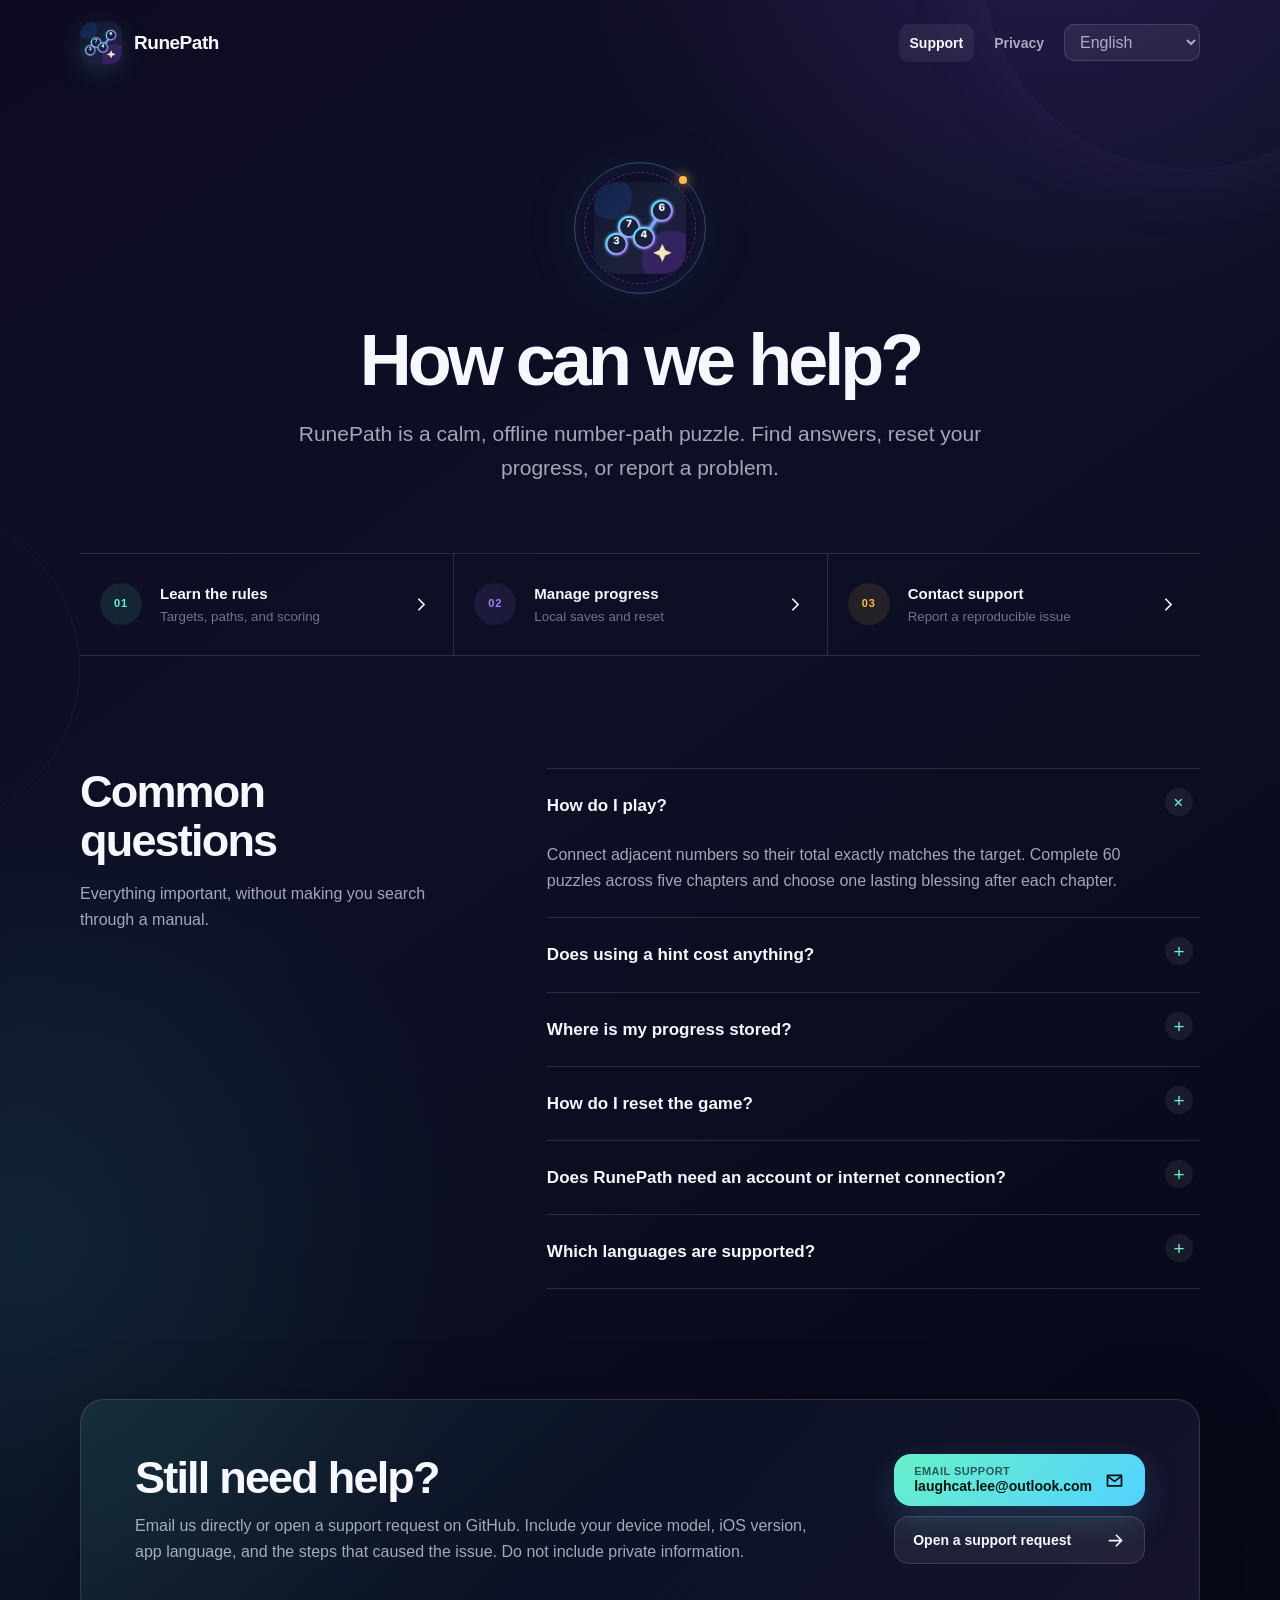
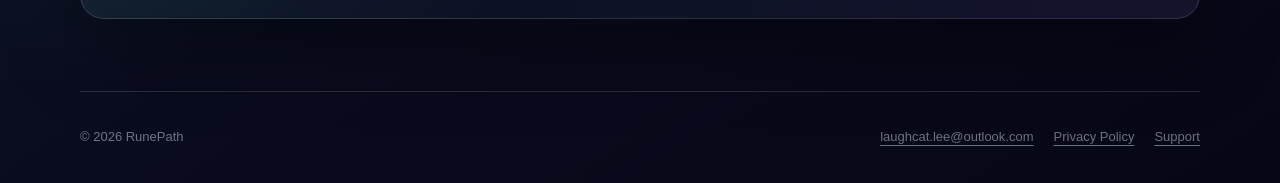
<file: index.html>
<!doctype html>
<html lang="en">
<head>
  <meta charset="utf-8">
  <meta name="viewport" content="width=device-width, initial-scale=1">
  <meta name="theme-color" content="#08091a">
  <meta name="description" content="RunePath support, gameplay help, troubleshooting, and contact information.">
  <title>RunePath Support</title>
  <link rel="icon" href="assets/app-icon.png">
  <link rel="stylesheet" href="assets/styles.css">
  <script src="assets/site.js" defer></script>
</head>
<body data-page="support">
  <a class="skip-link" href="#main" data-i18n="skip">Skip to content</a>
  <div class="ambient ambient-one" aria-hidden="true"></div>
  <div class="ambient ambient-two" aria-hidden="true"></div>

  <header class="site-header">
    <a class="brand" href="index.html" aria-label="RunePath Support home" data-i18n-aria-label="brandLabel">
      <img src="assets/app-icon.png" alt="" width="42" height="42">
      <span>RunePath</span>
    </a>
    <nav aria-label="Primary navigation" data-i18n-aria-label="navLabel">
      <a class="active" href="index.html" data-i18n="navSupport">Support</a>
      <a href="privacy.html" data-i18n="navPrivacy">Privacy</a>
      <label class="language-control">
        <span class="sr-only" data-i18n="languageLabel">Language</span>
        <select id="language" aria-label="Language">
          <option value="en">English</option>
          <option value="zh-Hans">简体中文</option>
          <option value="zh-Hant">繁體中文</option>
          <option value="ja">日本語</option>
          <option value="ko">한국어</option>
          <option value="es">Español</option>
          <option value="pt-BR">Português</option>
          <option value="de">Deutsch</option>
          <option value="fr">Français</option>
        </select>
      </label>
    </nav>
  </header>

  <main id="main">
    <section class="hero support-hero">
      <div class="rune-orbit" aria-hidden="true">
        <img src="assets/app-icon.png" alt="" width="92" height="92">
      </div>
      <h1 data-i18n="supportTitle">How can we help?</h1>
      <p data-i18n="supportIntro">RunePath is a calm, offline number-path puzzle. Find answers, reset your progress, or report a problem.</p>
    </section>

    <section class="quick-actions" aria-label="Quick actions" data-i18n-aria-label="quickLabel">
      <a class="action-link" href="#play">
        <span class="action-icon" aria-hidden="true">01</span>
        <span><strong data-i18n="quickPlay">Learn the rules</strong><small data-i18n="quickPlaySub">Targets, paths, and strikes</small></span>
        <svg viewBox="0 0 24 24" aria-hidden="true"><path d="m9 18 6-6-6-6"/></svg>
      </a>
      <a class="action-link" href="#progress">
        <span class="action-icon violet" aria-hidden="true">02</span>
        <span><strong data-i18n="quickProgress">Manage progress</strong><small data-i18n="quickProgressSub">Local saves and reset</small></span>
        <svg viewBox="0 0 24 24" aria-hidden="true"><path d="m9 18 6-6-6-6"/></svg>
      </a>
      <a class="action-link" href="#contact">
        <span class="action-icon amber" aria-hidden="true">03</span>
        <span><strong data-i18n="quickContact">Contact support</strong><small data-i18n="quickContactSub">Report a reproducible issue</small></span>
        <svg viewBox="0 0 24 24" aria-hidden="true"><path d="m9 18 6-6-6-6"/></svg>
      </a>
    </section>

    <section class="faq-section" aria-labelledby="faq-title">
      <div class="section-heading">
        <h2 id="faq-title" data-i18n="faqTitle">Common questions</h2>
        <p data-i18n="faqIntro">Everything important, without making you search through a manual.</p>
      </div>
      <div class="faq-list">
        <details id="play" open>
          <summary data-i18n="faqPlayQ">How do I play?</summary>
          <p data-i18n="faqPlayA">Connect adjacent numbers so their total exactly matches the target. Complete 60 puzzles across five chapters and choose one lasting blessing after each chapter.</p>
        </details>
        <details>
          <summary data-i18n="faqHintQ">Does using a hint cost anything?</summary>
          <p data-i18n="faqHintA">Each target allows one partial hint. It reveals only the opening of a valid path and resets your combo, so you still finish the puzzle yourself.</p>
        </details>
        <details id="progress">
          <summary data-i18n="faqDataQ">Where is my progress stored?</summary>
          <p data-i18n="faqDataA">Best score, completed runs, furthest trial, and haptic preference are stored only on your device. Deleting the app removes this local data.</p>
        </details>
        <details>
          <summary data-i18n="faqResetQ">How do I reset the game?</summary>
          <p data-i18n="faqResetA">Start a new journey to reset the current run. To erase all saved statistics, delete RunePath and reinstall it.</p>
        </details>
        <details>
          <summary data-i18n="faqOfflineQ">Does RunePath need an account or internet connection?</summary>
          <p data-i18n="faqOfflineA">No. RunePath has no accounts, ads, purchases, analytics, or online services. The complete game works offline.</p>
        </details>
        <details>
          <summary data-i18n="faqLanguageQ">Which languages are supported?</summary>
          <p data-i18n="faqLanguageA">English, Simplified Chinese, Traditional Chinese, Japanese, Korean, Spanish, Brazilian Portuguese, German, and French.</p>
        </details>
      </div>
    </section>

    <section class="contact-section" id="contact">
      <div>
        <h2 data-i18n="contactTitle">Still need help?</h2>
        <p data-i18n="contactBody">Open a support request on GitHub. Include your device model, iOS version, app language, and the steps that caused the issue. Do not include private information.</p>
      </div>
      <div class="contact-actions">
        <a class="primary-button email-button" href="mailto:laughcat.lee@outlook.com">
          <span>
            <small data-i18n="emailButton">Email support</small>
            <strong>laughcat.lee@outlook.com</strong>
          </span>
          <svg viewBox="0 0 24 24" aria-hidden="true"><path d="M4 6h16v12H4zM4 7l8 6 8-6"/></svg>
        </a>
        <a class="secondary-button" href="https://github.com/laughcat/RunePath-Support/issues/new?template=support.yml" rel="noopener noreferrer">
          <span data-i18n="contactButton">Open a support request</span>
          <svg viewBox="0 0 24 24" aria-hidden="true"><path d="M5 12h14M13 6l6 6-6 6"/></svg>
        </a>
      </div>
    </section>
  </main>

  <footer>
    <span>© 2026 RunePath</span>
    <div><a href="mailto:laughcat.lee@outlook.com">laughcat.lee@outlook.com</a><a href="privacy.html" data-i18n="footerPrivacy">Privacy Policy</a><a href="https://github.com/laughcat/RunePath-Support/issues" data-i18n="footerSupport">Support</a></div>
  </footer>
</body>
</html>
</file>
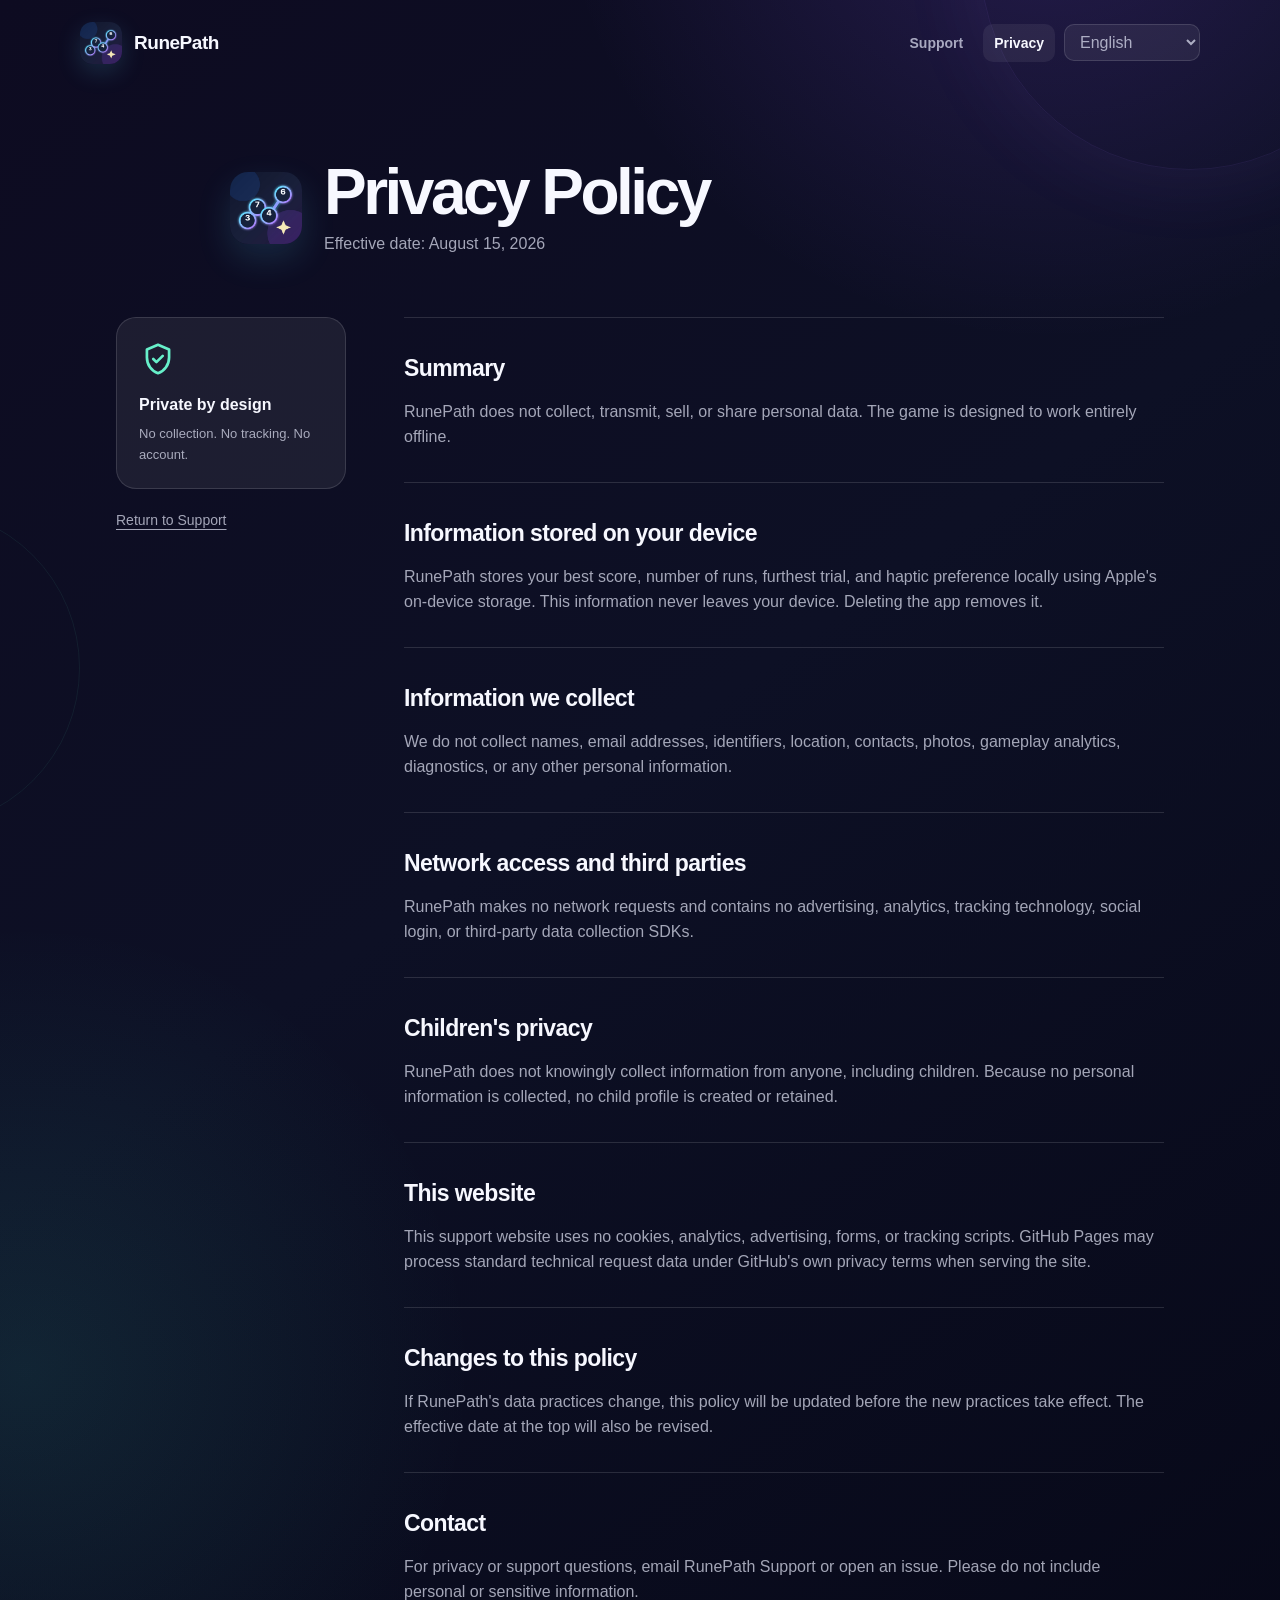
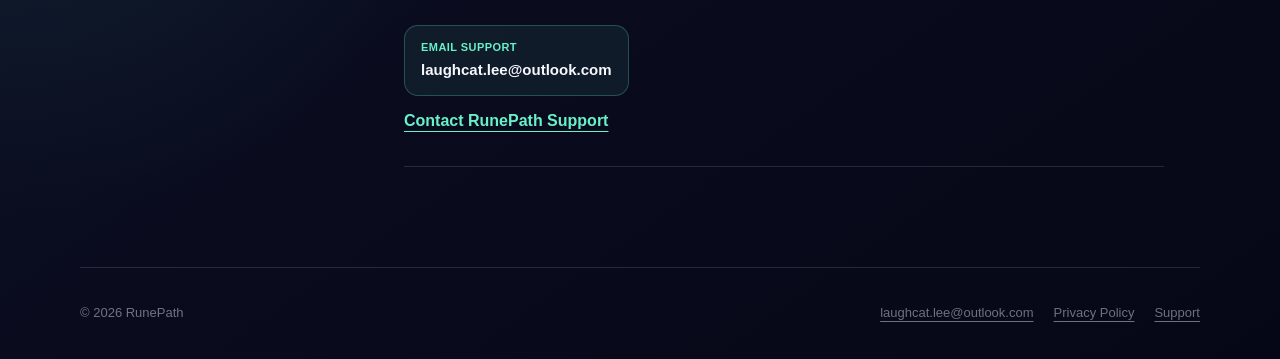
<file: privacy.html>
<!doctype html>
<html lang="en">
<head>
  <meta charset="utf-8">
  <meta name="viewport" content="width=device-width, initial-scale=1">
  <meta name="theme-color" content="#08091a">
  <meta name="description" content="RunePath privacy policy. RunePath does not collect or transmit personal data.">
  <title>RunePath Privacy Policy</title>
  <link rel="icon" href="assets/app-icon.png">
  <link rel="stylesheet" href="assets/styles.css">
  <script src="assets/site.js" defer></script>
</head>
<body data-page="privacy">
  <a class="skip-link" href="#main" data-i18n="skip">Skip to content</a>
  <div class="ambient ambient-one" aria-hidden="true"></div>
  <div class="ambient ambient-two" aria-hidden="true"></div>

  <header class="site-header">
    <a class="brand" href="index.html" aria-label="RunePath Support home" data-i18n-aria-label="brandLabel">
      <img src="assets/app-icon.png" alt="" width="42" height="42">
      <span>RunePath</span>
    </a>
    <nav aria-label="Primary navigation" data-i18n-aria-label="navLabel">
      <a href="index.html" data-i18n="navSupport">Support</a>
      <a class="active" href="privacy.html" data-i18n="navPrivacy">Privacy</a>
      <label class="language-control">
        <span class="sr-only" data-i18n="languageLabel">Language</span>
        <select id="language" aria-label="Language">
          <option value="en">English</option>
          <option value="zh-Hans">简体中文</option>
          <option value="zh-Hant">繁體中文</option>
          <option value="ja">日本語</option>
          <option value="ko">한국어</option>
          <option value="es">Español</option>
          <option value="pt-BR">Português</option>
          <option value="de">Deutsch</option>
          <option value="fr">Français</option>
        </select>
      </label>
    </nav>
  </header>

  <main id="main" class="privacy-main">
    <section class="privacy-heading">
      <img src="assets/app-icon.png" alt="" width="72" height="72">
      <div>
        <h1 data-i18n="privacyTitle">Privacy Policy</h1>
        <p><span data-i18n="effective">Effective date</span>: <time datetime="2026-08-15">August 15, 2026</time></p>
      </div>
    </section>

    <div class="privacy-layout">
      <aside aria-label="Privacy summary" data-i18n-aria-label="privacySummaryLabel">
        <div class="privacy-promise">
          <svg viewBox="0 0 24 24" aria-hidden="true"><path d="M12 3 5 6v5c0 4.6 2.9 8.8 7 10 4.1-1.2 7-5.4 7-10V6l-7-3Z"/><path d="m9 12 2 2 4-4"/></svg>
          <strong data-i18n="promiseTitle">Private by design</strong>
          <span data-i18n="promiseText">No collection. No tracking. No account.</span>
        </div>
        <a href="index.html" data-i18n="backSupport">Return to Support</a>
      </aside>

      <article class="policy-document">
        <section>
          <h2 data-i18n="summaryTitle">Summary</h2>
          <p data-i18n="summaryText">RunePath does not collect, transmit, sell, or share personal data. The game is designed to work entirely offline.</p>
        </section>
        <section>
          <h2 data-i18n="localTitle">Information stored on your device</h2>
          <p data-i18n="localText">RunePath stores your best score, number of runs, furthest trial, and haptic preference locally using Apple's on-device storage. This information never leaves your device. Deleting the app removes it.</p>
        </section>
        <section>
          <h2 data-i18n="collectTitle">Information we collect</h2>
          <p data-i18n="collectText">We do not collect names, email addresses, identifiers, location, contacts, photos, gameplay analytics, diagnostics, or any other personal information.</p>
        </section>
        <section>
          <h2 data-i18n="thirdTitle">Network access and third parties</h2>
          <p data-i18n="thirdText">RunePath makes no network requests and contains no advertising, analytics, tracking technology, social login, or third-party data collection SDKs.</p>
        </section>
        <section>
          <h2 data-i18n="childrenTitle">Children's privacy</h2>
          <p data-i18n="childrenText">RunePath does not knowingly collect information from anyone, including children. Because no personal information is collected, no child profile is created or retained.</p>
        </section>
        <section>
          <h2 data-i18n="websiteTitle">This website</h2>
          <p data-i18n="websiteText">This support website uses no cookies, analytics, advertising, forms, or tracking scripts. GitHub Pages may process standard technical request data under GitHub's own privacy terms when serving the site.</p>
        </section>
        <section>
          <h2 data-i18n="changesTitle">Changes to this policy</h2>
          <p data-i18n="changesText">If RunePath's data practices change, this policy will be updated before the new practices take effect. The effective date at the top will also be revised.</p>
        </section>
        <section>
          <h2 data-i18n="contactPolicyTitle">Contact</h2>
          <p data-i18n="contactPolicyText">For privacy or support questions, email RunePath Support or open an issue. Please do not include personal or sensitive information.</p>
          <div class="policy-contact-links">
            <a class="email-address" href="mailto:laughcat.lee@outlook.com">
              <span data-i18n="emailButton">Email support</span>
              <strong>laughcat.lee@outlook.com</strong>
            </a>
            <a class="text-link" href="https://github.com/laughcat/RunePath-Support/issues/new?template=support.yml" rel="noopener noreferrer" data-i18n="contactPolicyButton">Contact RunePath Support</a>
          </div>
        </section>
      </article>
    </div>
  </main>

  <footer>
    <span>© 2026 RunePath</span>
    <div><a href="mailto:laughcat.lee@outlook.com">laughcat.lee@outlook.com</a><a href="privacy.html" data-i18n="footerPrivacy">Privacy Policy</a><a href="index.html" data-i18n="footerSupport">Support</a></div>
  </footer>
</body>
</html>
</file>
<file: assets/styles.css>
:root {
  color-scheme: dark;
  --bg: #060716;
  --bg-soft: #0d1025;
  --surface: rgba(255, 255, 255, .065);
  --surface-strong: rgba(255, 255, 255, .105);
  --border: rgba(255, 255, 255, .13);
  --text: #f7f8ff;
  --muted: rgba(236, 239, 255, .68);
  --faint: rgba(236, 239, 255, .45);
  --mint: #67f0ca;
  --cyan: #53d2ff;
  --violet: #a77dff;
  --amber: #ffb94c;
  --radius: 24px;
  --shadow: 0 28px 80px rgba(0, 0, 0, .34);
  font-family: Inter, ui-rounded, "SF Pro Rounded", -apple-system, BlinkMacSystemFont, "Segoe UI", sans-serif;
  font-synthesis: none;
}

* { box-sizing: border-box; }
html { scroll-behavior: smooth; }
body {
  margin: 0;
  min-width: 320px;
  min-height: 100vh;
  color: var(--text);
  background:
    radial-gradient(circle at 82% -8%, rgba(143, 89, 255, .2), transparent 31rem),
    radial-gradient(circle at 2% 70%, rgba(64, 226, 197, .1), transparent 28rem),
    linear-gradient(145deg, #0d0b21 0%, var(--bg-soft) 42%, var(--bg) 100%);
  line-height: 1.6;
  overflow-x: hidden;
}

a { color: inherit; }
button, select { font: inherit; }
.skip-link { position: fixed; top: -100px; left: 16px; z-index: 20; background: var(--mint); color: #061311; padding: 10px 14px; border-radius: 10px; }
.skip-link:focus { top: 12px; }
.sr-only { position: absolute; width: 1px; height: 1px; padding: 0; margin: -1px; overflow: hidden; clip: rect(0,0,0,0); white-space: nowrap; border: 0; }

.ambient { position: fixed; border: 1px solid rgba(161, 126, 255, .09); border-radius: 50%; pointer-events: none; z-index: -1; }
.ambient-one { width: 420px; height: 420px; top: -250px; right: -120px; box-shadow: 0 0 90px rgba(161, 126, 255, .08); }
.ambient-two { width: 320px; height: 320px; bottom: 8%; left: -240px; border-color: rgba(103, 240, 202, .07); }

.site-header, main, footer { width: min(1120px, calc(100% - 40px)); margin-inline: auto; }
.site-header { height: 86px; display: flex; align-items: center; justify-content: space-between; }
.brand { display: inline-flex; align-items: center; gap: 12px; text-decoration: none; font-weight: 820; letter-spacing: -.025em; font-size: 19px; }
.brand img { border-radius: 12px; box-shadow: 0 8px 24px rgba(91, 216, 255, .15); }
nav { display: flex; align-items: center; gap: 9px; }
nav > a { color: var(--muted); text-decoration: none; padding: 8px 11px; border-radius: 10px; font-size: 14px; font-weight: 650; }
nav > a:hover, nav > a:focus-visible, nav > a.active { color: var(--text); background: var(--surface); }
.language-control select { color: var(--muted); background: var(--surface); border: 1px solid var(--border); border-radius: 10px; padding: 8px 30px 8px 11px; outline: none; cursor: pointer; }
.language-control select:focus-visible { border-color: var(--mint); box-shadow: 0 0 0 3px rgba(103, 240, 202, .15); }

.hero { text-align: center; max-width: 780px; margin: 76px auto 68px; }
.rune-orbit { width: 132px; height: 132px; margin: 0 auto 30px; display: grid; place-items: center; border: 1px solid rgba(111, 221, 255, .32); border-radius: 50%; box-shadow: inset 0 0 36px rgba(117, 90, 255, .13), 0 0 60px rgba(86, 204, 255, .08); position: relative; }
.rune-orbit::before { content: ""; position: absolute; inset: 9px; border: 1px dashed rgba(166, 126, 255, .35); border-radius: inherit; transform: rotate(-14deg); }
.rune-orbit::after { content: ""; position: absolute; width: 8px; height: 8px; border-radius: 50%; background: var(--amber); top: 13px; right: 18px; box-shadow: 0 0 12px var(--amber); }
.rune-orbit img { border-radius: 24px; position: relative; z-index: 1; }
h1, h2, p { margin-top: 0; }
h1 { font-size: clamp(42px, 7vw, 72px); line-height: 1.02; letter-spacing: -.055em; margin-bottom: 20px; }
.hero p { color: var(--muted); font-size: clamp(17px, 2.3vw, 21px); max-width: 690px; margin: 0 auto; }

.quick-actions { display: grid; grid-template-columns: repeat(3, 1fr); border-block: 1px solid var(--border); margin-bottom: 112px; }
.action-link { min-width: 0; display: grid; grid-template-columns: 46px 1fr 22px; align-items: center; gap: 14px; padding: 28px 20px; text-decoration: none; transition: background .2s ease, transform .2s ease; }
.action-link + .action-link { border-left: 1px solid var(--border); }
.action-link:hover { background: rgba(255,255,255,.035); transform: translateY(-2px); }
.action-icon { display: grid; place-items: center; width: 42px; height: 42px; border-radius: 50%; color: var(--mint); background: rgba(103, 240, 202, .1); font-size: 11px; font-weight: 850; letter-spacing: .08em; }
.action-icon.violet { color: var(--violet); background: rgba(167, 125, 255, .1); }
.action-icon.amber { color: var(--amber); background: rgba(255, 185, 76, .1); }
.action-link span:nth-child(2) { display: flex; min-width: 0; flex-direction: column; }
.action-link strong { font-size: 15px; }
.action-link small { color: var(--faint); white-space: nowrap; overflow: hidden; text-overflow: ellipsis; }
.action-link svg, .primary-button svg, .secondary-button svg { width: 21px; flex: 0 0 auto; fill: none; stroke: currentColor; stroke-width: 2; stroke-linecap: round; stroke-linejoin: round; }

.faq-section { display: grid; grid-template-columns: .7fr 1.3fr; gap: clamp(50px, 9vw, 120px); align-items: start; margin-bottom: 110px; }
.section-heading { position: sticky; top: 28px; }
.section-heading h2, .contact-section h2 { font-size: clamp(30px, 4vw, 45px); line-height: 1.08; letter-spacing: -.04em; margin-bottom: 16px; }
.section-heading p, .contact-section p { color: var(--muted); }
.faq-list { border-top: 1px solid var(--border); }
details { border-bottom: 1px solid var(--border); }
summary { list-style: none; position: relative; padding: 23px 44px 23px 0; cursor: pointer; font-weight: 720; font-size: 17px; }
summary::-webkit-details-marker { display: none; }
summary::after { content: "+"; position: absolute; right: 7px; top: 19px; width: 28px; height: 28px; display: grid; place-items: center; border-radius: 50%; background: var(--surface); color: var(--mint); font-size: 19px; font-weight: 450; transition: transform .2s ease; }
details[open] summary::after { transform: rotate(45deg); }
details p { color: var(--muted); padding: 0 42px 24px 0; margin: 0; }

.contact-section { display: grid; grid-template-columns: 1fr auto; gap: 44px; align-items: center; padding: clamp(28px, 5vw, 54px); margin-bottom: 72px; border-radius: var(--radius); background: linear-gradient(135deg, rgba(103, 240, 202, .09), rgba(83, 210, 255, .04) 46%, rgba(167, 125, 255, .09)); border: 1px solid var(--border); box-shadow: var(--shadow); }
.contact-section h2 { margin-bottom: 10px; }
.contact-section p { max-width: 690px; margin-bottom: 0; }
.contact-actions { display: flex; flex-direction: column; align-items: stretch; gap: 10px; }
.primary-button { display: inline-flex; align-items: center; gap: 12px; white-space: nowrap; min-height: 52px; padding: 0 20px; border-radius: 17px; background: linear-gradient(135deg, var(--mint), var(--cyan)); color: #061412; text-decoration: none; font-weight: 780; box-shadow: 0 14px 35px rgba(83, 210, 255, .18); transition: transform .2s ease, box-shadow .2s ease; }
.primary-button:hover { transform: translateY(-2px); box-shadow: 0 18px 40px rgba(83, 210, 255, .24); }
.email-button { justify-content: space-between; min-width: min(100%, 286px); padding-block: 10px; }
.email-button span { display: flex; flex-direction: column; line-height: 1.25; }
.email-button small { color: rgba(6, 20, 18, .66); font-size: 11px; font-weight: 760; letter-spacing: .04em; text-transform: uppercase; }
.email-button strong { font-size: 14px; }
.secondary-button { display: inline-flex; align-items: center; justify-content: space-between; gap: 12px; min-height: 48px; padding: 0 18px; border: 1px solid var(--border); border-radius: 15px; color: var(--text); background: var(--surface); text-decoration: none; font-size: 14px; font-weight: 700; transition: transform .2s ease, background .2s ease, border-color .2s ease; }
.secondary-button:hover { transform: translateY(-2px); background: var(--surface-strong); border-color: rgba(103, 240, 202, .35); }

.privacy-main { padding-top: 74px; }
.privacy-heading { display: flex; align-items: center; gap: 22px; max-width: 820px; margin: 0 auto 60px; }
.privacy-heading img { border-radius: 18px; box-shadow: 0 14px 35px rgba(83, 210, 255, .14); }
.privacy-heading h1 { font-size: clamp(40px, 6vw, 64px); margin-bottom: 6px; }
.privacy-heading p { color: var(--muted); margin: 0; }
.privacy-layout { display: grid; grid-template-columns: 230px minmax(0, 760px); justify-content: center; gap: 58px; align-items: start; margin-bottom: 100px; }
.privacy-layout aside { position: sticky; top: 28px; }
.privacy-promise { display: flex; flex-direction: column; gap: 7px; padding: 22px; border-radius: 20px; background: var(--surface); border: 1px solid var(--border); margin-bottom: 18px; }
.privacy-promise svg { width: 38px; margin-bottom: 7px; fill: none; stroke: var(--mint); stroke-width: 1.7; stroke-linecap: round; stroke-linejoin: round; }
.privacy-promise strong { font-size: 16px; }
.privacy-promise span { color: var(--muted); font-size: 13px; }
.privacy-layout aside > a { color: var(--muted); font-size: 14px; text-underline-offset: 4px; }
.policy-document { border-top: 1px solid var(--border); }
.policy-document section { padding: 32px 0; border-bottom: 1px solid var(--border); }
.policy-document h2 { font-size: 23px; letter-spacing: -.025em; margin-bottom: 12px; }
.policy-document p { color: var(--muted); margin-bottom: 0; }
.text-link { display: inline-block; color: var(--mint); margin-top: 18px; text-underline-offset: 5px; font-weight: 670; }
.policy-contact-links { display: flex; flex-direction: column; align-items: flex-start; gap: 2px; margin-top: 20px; }
.policy-contact-links .text-link { margin-top: 10px; }
.email-address { display: inline-flex; flex-direction: column; gap: 2px; padding: 13px 16px; border: 1px solid rgba(103, 240, 202, .25); border-radius: 14px; background: rgba(103, 240, 202, .07); color: var(--text); text-decoration: none; transition: background .2s ease, border-color .2s ease; }
.email-address:hover { background: rgba(103, 240, 202, .11); border-color: rgba(103, 240, 202, .5); }
.email-address span { color: var(--mint); font-size: 11px; font-weight: 760; letter-spacing: .04em; text-transform: uppercase; }
.email-address strong { font-size: 15px; overflow-wrap: anywhere; }

footer { display: flex; justify-content: space-between; align-items: center; min-height: 92px; border-top: 1px solid var(--border); color: var(--faint); font-size: 13px; }
footer div { display: flex; gap: 20px; }
footer a { text-underline-offset: 4px; }

:focus-visible { outline: 2px solid var(--mint); outline-offset: 4px; }
@media (max-width: 760px) {
  .site-header, main, footer { width: min(100% - 28px, 660px); }
  .site-header { height: auto; min-height: 76px; align-items: flex-start; padding: 15px 0; gap: 12px; }
  .brand span { display: none; }
  nav { flex-wrap: wrap; justify-content: flex-end; gap: 4px; }
  nav > a { padding: 7px 8px; }
  .language-control select { max-width: 122px; padding-block: 7px; }
  .hero { margin: 48px auto 54px; }
  .rune-orbit { width: 116px; height: 116px; margin-bottom: 25px; }
  .rune-orbit img { width: 80px; height: 80px; }
  h1 { font-size: clamp(39px, 12vw, 54px); }
  .quick-actions { grid-template-columns: 1fr; margin-bottom: 78px; }
  .action-link { padding: 19px 8px; }
  .action-link + .action-link { border-left: 0; border-top: 1px solid var(--border); }
  .faq-section { grid-template-columns: 1fr; gap: 25px; margin-bottom: 76px; }
  .section-heading { position: static; }
  .contact-section { grid-template-columns: 1fr; gap: 25px; padding: 27px 22px; margin-bottom: 50px; }
  .primary-button { white-space: normal; text-align: left; }
  .contact-actions { width: 100%; }
  .privacy-main { padding-top: 44px; }
  .privacy-heading { flex-direction: column; align-items: flex-start; gap: 16px; margin-bottom: 42px; }
  .privacy-heading img { width: 58px; height: 58px; border-radius: 14px; }
  .privacy-heading h1 { font-size: clamp(34px, 10vw, 39px); overflow-wrap: anywhere; }
  .privacy-layout { grid-template-columns: 1fr; gap: 30px; margin-bottom: 70px; }
  .privacy-layout aside { position: static; }
  .privacy-promise { display: grid; grid-template-columns: 46px 1fr; align-items: center; column-gap: 10px; }
  .privacy-promise svg { grid-row: span 2; margin: 0; }
  footer { min-height: 105px; align-items: flex-start; padding: 28px 0; gap: 20px; }
  footer div { flex-direction: column; align-items: flex-end; gap: 8px; text-align: right; }
}

@media (prefers-reduced-motion: reduce) {
  html { scroll-behavior: auto; }
  *, *::before, *::after { transition-duration: .001ms !important; animation-duration: .001ms !important; }
}
</file>
